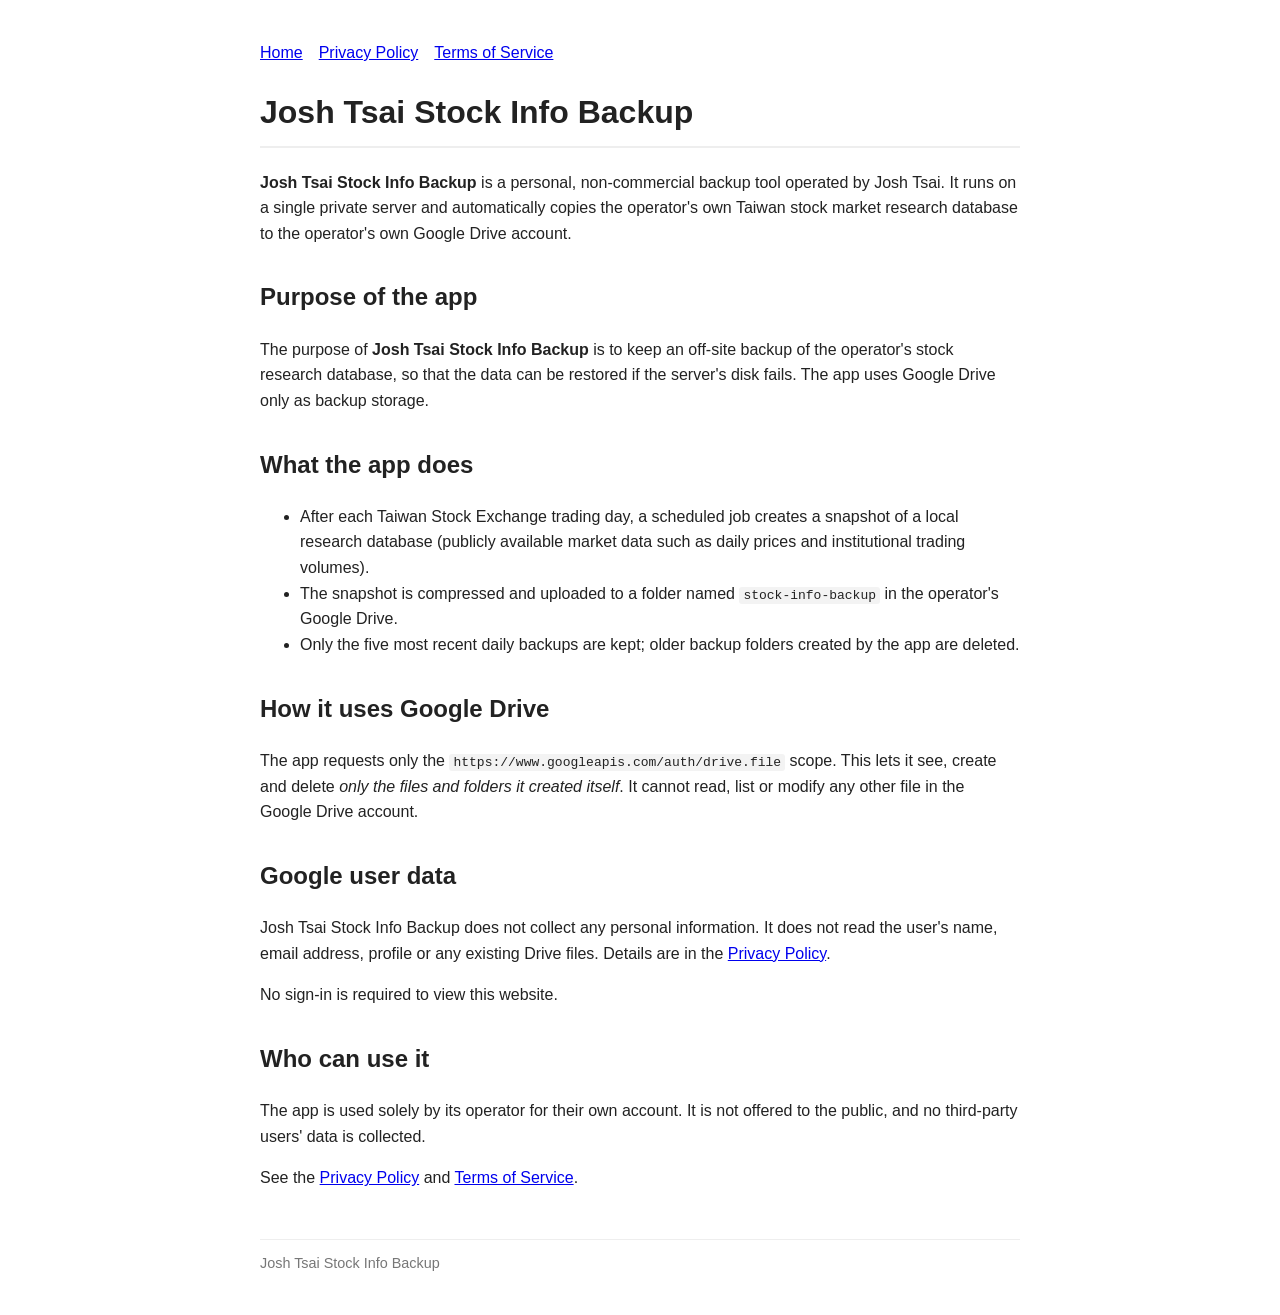
<file: index.html>
<!doctype html>
<html lang="en"><head><meta charset="utf-8"><meta name="viewport" content="width=device-width,initial-scale=1">
<title>Josh Tsai Stock Info Backup</title><link rel="stylesheet" href="style.css"></head>
<body>
<nav><a href="index.html">Home</a><a href="privacy.html">Privacy Policy</a><a href="terms.html">Terms of Service</a></nav>
<h1>Josh Tsai Stock Info Backup</h1>
<p><strong>Josh Tsai Stock Info Backup</strong> is a personal, non-commercial backup tool operated by Josh Tsai.
It runs on a single private server and automatically copies the operator's own Taiwan stock market research
database to the operator's own Google Drive account.</p>

<h2>Purpose of the app</h2>
<p>The purpose of <strong>Josh Tsai Stock Info Backup</strong> is to keep an off-site backup of the operator's stock research
database, so that the data can be restored if the server's disk fails. The app uses Google Drive only as backup storage.</p>

<h2>What the app does</h2>
<ul>
<li>After each Taiwan Stock Exchange trading day, a scheduled job creates a snapshot of a local research database
(publicly available market data such as daily prices and institutional trading volumes).</li>
<li>The snapshot is compressed and uploaded to a folder named <code>stock-info-backup</code> in the operator's Google Drive.</li>
<li>Only the five most recent daily backups are kept; older backup folders created by the app are deleted.</li>
</ul>

<h2>How it uses Google Drive</h2>
<p>The app requests only the <code>https://www.googleapis.com/auth/drive.file</code> scope. This lets it see,
create and delete <em>only the files and folders it created itself</em>. It cannot read, list or modify any other file
in the Google Drive account.</p>

<h2>Google user data</h2>
<p>Josh Tsai Stock Info Backup does not collect any personal information. It does not read the user's name, email address,
profile or any existing Drive files. Details are in the <a href="privacy.html">Privacy Policy</a>.</p>
<p>No sign-in is required to view this website.</p>

<h2>Who can use it</h2>
<p>The app is used solely by its operator for their own account. It is not offered to the public,
and no third-party users' data is collected.</p>

<p>See the <a href="privacy.html">Privacy Policy</a> and <a href="terms.html">Terms of Service</a>.</p>
<footer>Josh Tsai Stock Info Backup</footer>
</body></html>
</file>
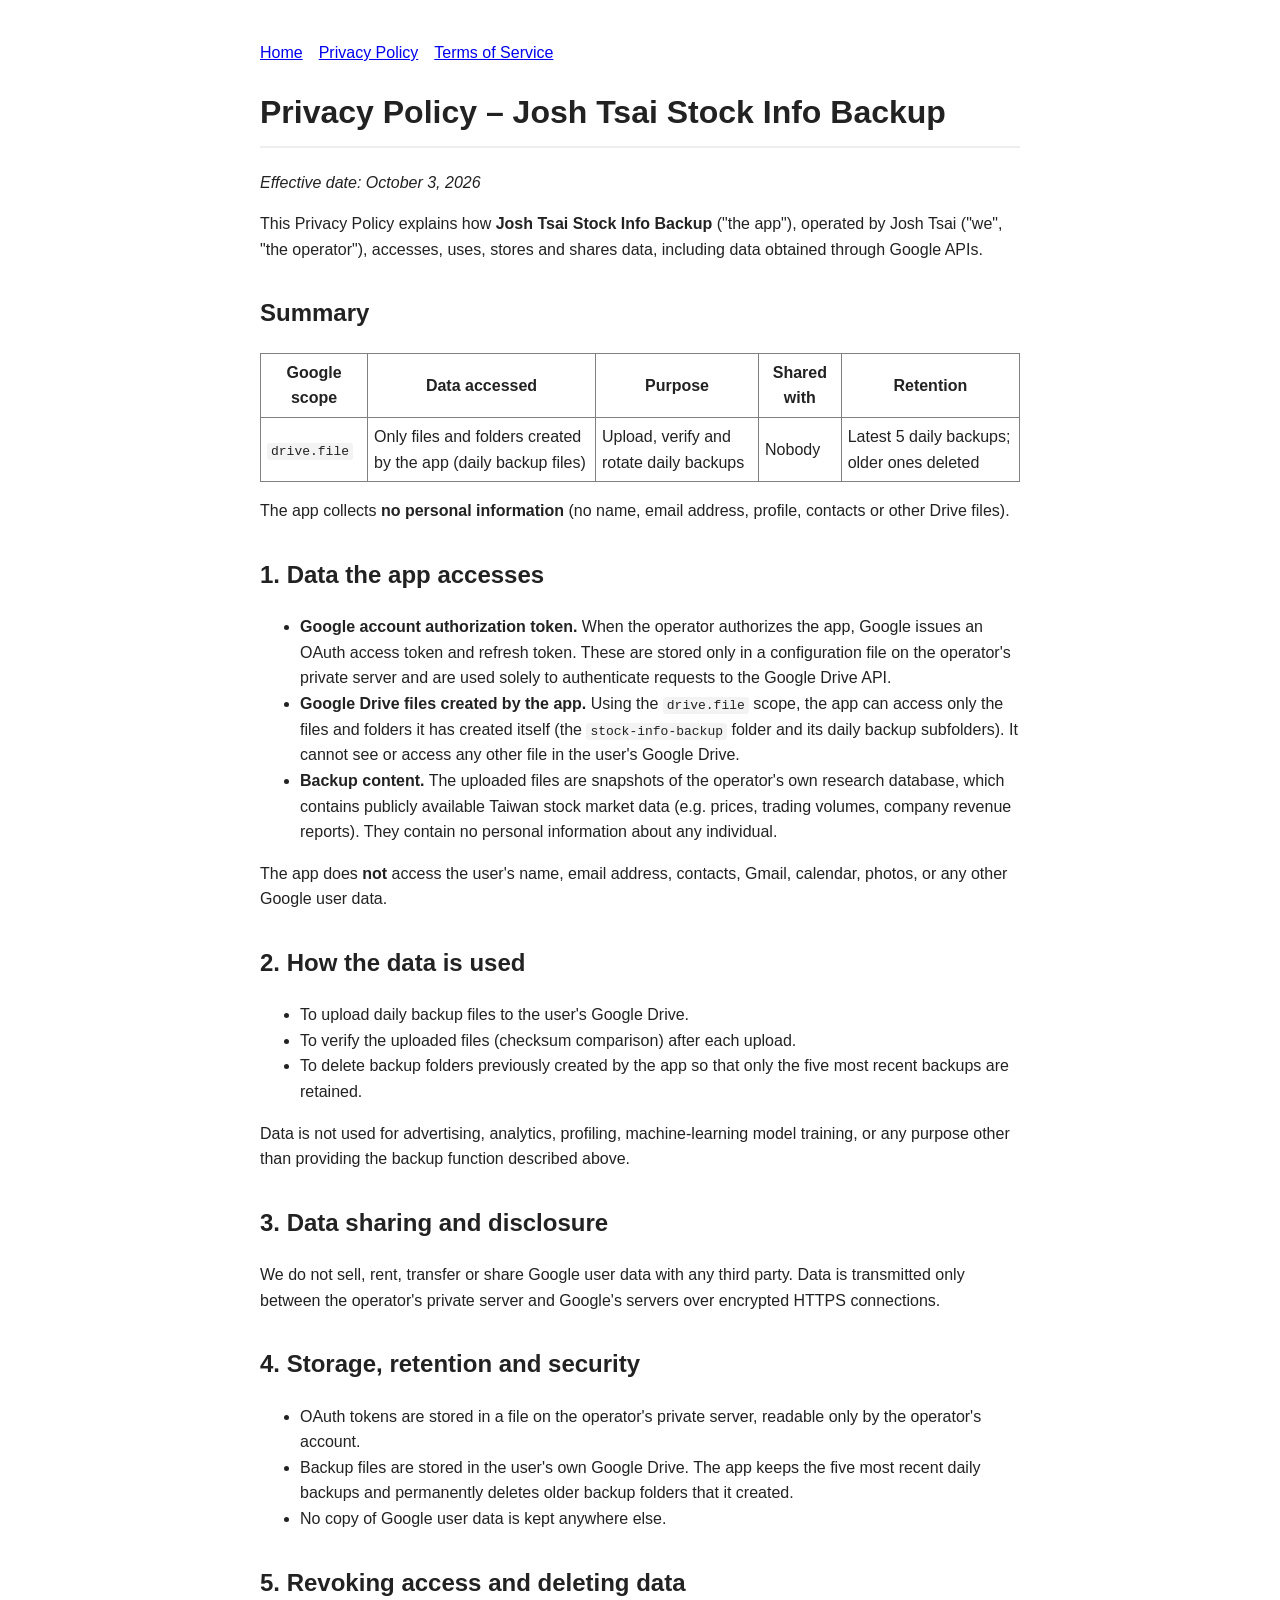
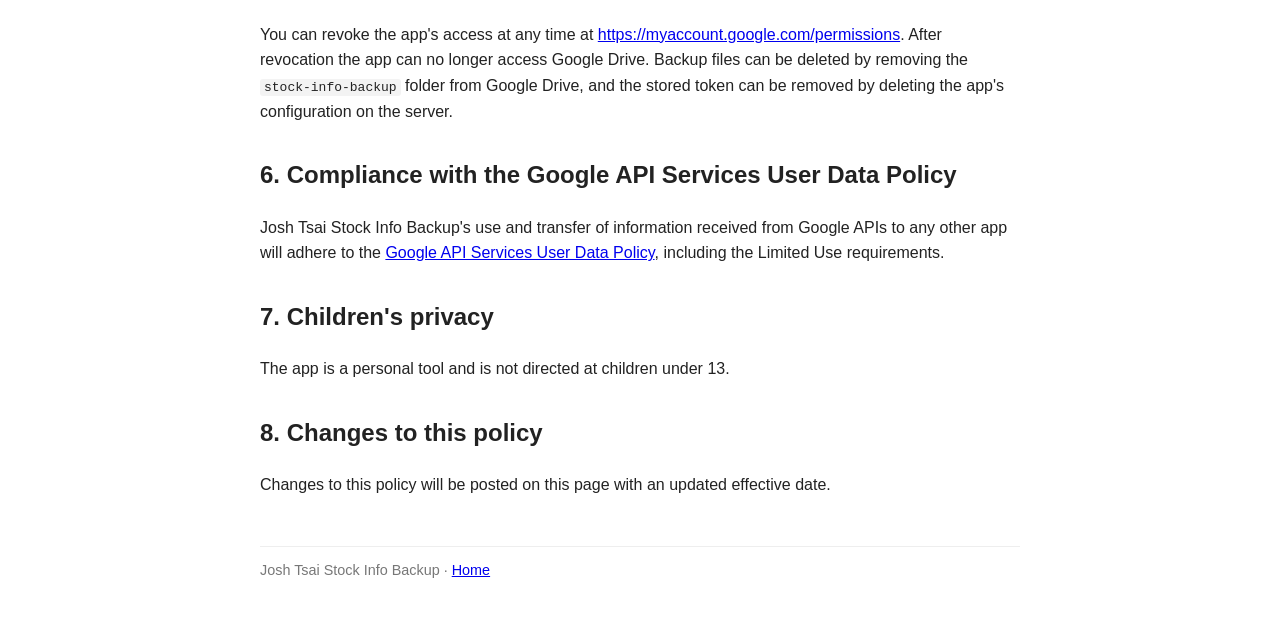
<file: privacy.html>
<!doctype html>
<html lang="en"><head><meta charset="utf-8"><meta name="viewport" content="width=device-width,initial-scale=1">
<title>Privacy Policy – Josh Tsai Stock Info Backup</title><link rel="stylesheet" href="style.css"></head>
<body>
<nav><a href="index.html">Home</a><a href="privacy.html">Privacy Policy</a><a href="terms.html">Terms of Service</a></nav>
<h1>Privacy Policy – Josh Tsai Stock Info Backup</h1>
<p><em>Effective date: October 3, 2026</em></p>
<p>This Privacy Policy explains how <strong>Josh Tsai Stock Info Backup</strong> ("the app"), operated by Josh Tsai
("we", "the operator"), accesses, uses, stores and shares data, including data obtained through Google APIs.</p>

<h2>Summary</h2>
<table border="1" cellpadding="6" style="border-collapse:collapse">
<tr><th>Google scope</th><th>Data accessed</th><th>Purpose</th><th>Shared with</th><th>Retention</th></tr>
<tr><td><code>drive.file</code></td><td>Only files and folders created by the app (daily backup files)</td>
<td>Upload, verify and rotate daily backups</td><td>Nobody</td><td>Latest 5 daily backups; older ones deleted</td></tr>
</table>
<p>The app collects <strong>no personal information</strong> (no name, email address, profile, contacts or other Drive files).</p>

<h2>1. Data the app accesses</h2>
<ul>
<li><strong>Google account authorization token.</strong> When the operator authorizes the app, Google issues an OAuth
access token and refresh token. These are stored only in a configuration file on the operator's private server and are
used solely to authenticate requests to the Google Drive API.</li>
<li><strong>Google Drive files created by the app.</strong> Using the <code>drive.file</code> scope, the app can access
only the files and folders it has created itself (the <code>stock-info-backup</code> folder and its daily backup
subfolders). It cannot see or access any other file in the user's Google Drive.</li>
<li><strong>Backup content.</strong> The uploaded files are snapshots of the operator's own research database, which
contains publicly available Taiwan stock market data (e.g. prices, trading volumes, company revenue reports). They
contain no personal information about any individual.</li>
</ul>
<p>The app does <strong>not</strong> access the user's name, email address, contacts, Gmail, calendar, photos, or any other
Google user data.</p>

<h2>2. How the data is used</h2>
<ul>
<li>To upload daily backup files to the user's Google Drive.</li>
<li>To verify the uploaded files (checksum comparison) after each upload.</li>
<li>To delete backup folders previously created by the app so that only the five most recent backups are retained.</li>
</ul>
<p>Data is not used for advertising, analytics, profiling, machine-learning model training, or any purpose other than
providing the backup function described above.</p>

<h2>3. Data sharing and disclosure</h2>
<p>We do not sell, rent, transfer or share Google user data with any third party. Data is transmitted only between the
operator's private server and Google's servers over encrypted HTTPS connections.</p>

<h2>4. Storage, retention and security</h2>
<ul>
<li>OAuth tokens are stored in a file on the operator's private server, readable only by the operator's account.</li>
<li>Backup files are stored in the user's own Google Drive. The app keeps the five most recent daily backups and
permanently deletes older backup folders that it created.</li>
<li>No copy of Google user data is kept anywhere else.</li>
</ul>

<h2>5. Revoking access and deleting data</h2>
<p>You can revoke the app's access at any time at
<a href="https://myaccount.google.com/permissions">https://myaccount.google.com/permissions</a>. After revocation the app
can no longer access Google Drive. Backup files can be deleted by removing the <code>stock-info-backup</code> folder from
Google Drive, and the stored token can be removed by deleting the app's configuration on the server.</p>

<h2>6. Compliance with the Google API Services User Data Policy</h2>
<p>Josh Tsai Stock Info Backup's use and transfer of information received from Google APIs to any other app will adhere to the
<a href="https://developers.google.com/terms/api-services-user-data-policy">Google API Services User Data Policy</a>,
including the Limited Use requirements.</p>

<h2>7. Children's privacy</h2>
<p>The app is a personal tool and is not directed at children under 13.</p>

<h2>8. Changes to this policy</h2>
<p>Changes to this policy will be posted on this page with an updated effective date.</p>

<footer>Josh Tsai Stock Info Backup · <a href="index.html">Home</a></footer>
</body></html>
</file>
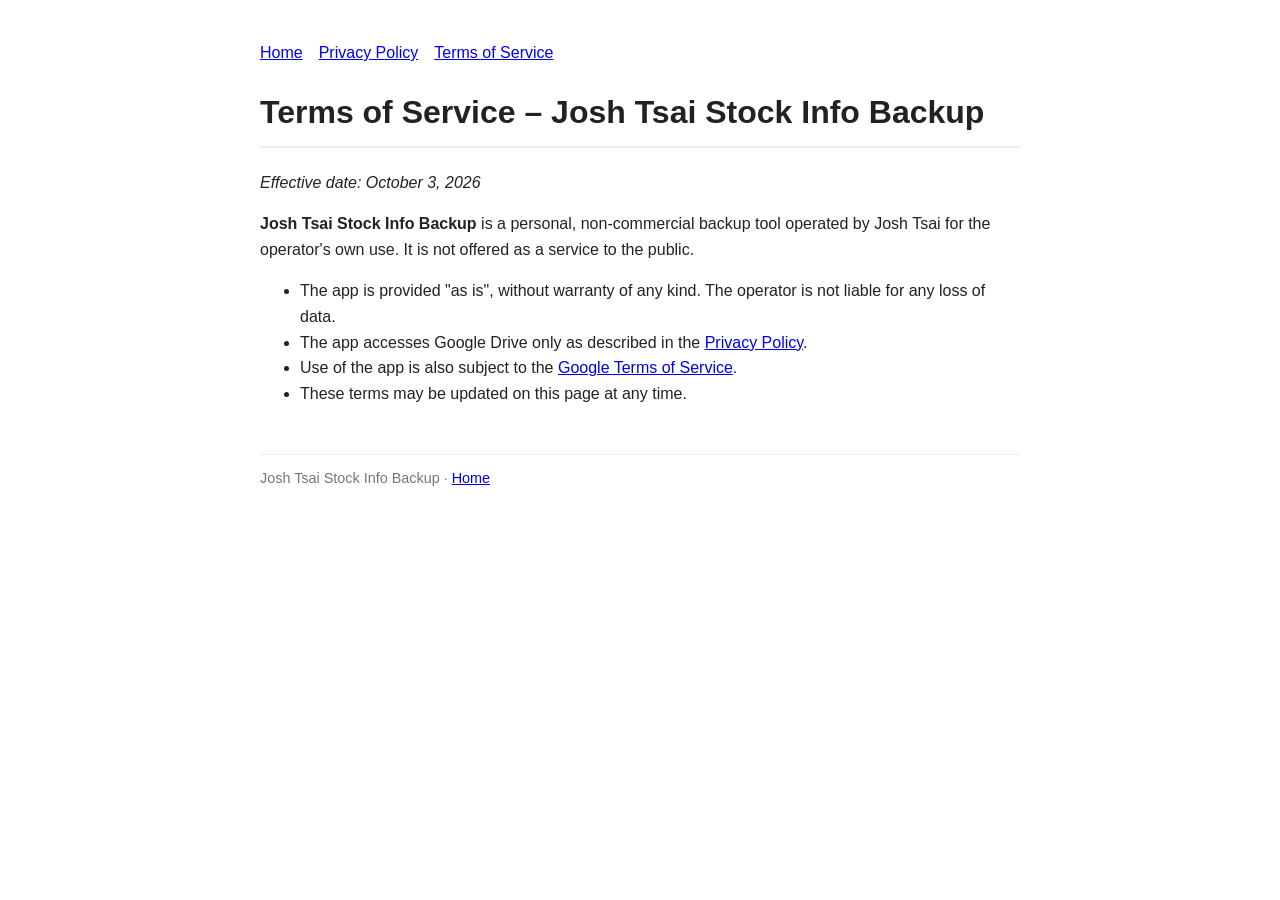
<file: terms.html>
<!doctype html>
<html lang="en"><head><meta charset="utf-8"><meta name="viewport" content="width=device-width,initial-scale=1">
<title>Terms of Service – Josh Tsai Stock Info Backup</title><link rel="stylesheet" href="style.css"></head>
<body>
<nav><a href="index.html">Home</a><a href="privacy.html">Privacy Policy</a><a href="terms.html">Terms of Service</a></nav>
<h1>Terms of Service – Josh Tsai Stock Info Backup</h1>
<p><em>Effective date: October 3, 2026</em></p>
<p><strong>Josh Tsai Stock Info Backup</strong> is a personal, non-commercial backup tool operated by Josh Tsai for the
operator's own use. It is not offered as a service to the public.</p>
<ul>
<li>The app is provided "as is", without warranty of any kind. The operator is not liable for any loss of data.</li>
<li>The app accesses Google Drive only as described in the <a href="privacy.html">Privacy Policy</a>.</li>
<li>Use of the app is also subject to the <a href="https://policies.google.com/terms">Google Terms of Service</a>.</li>
<li>These terms may be updated on this page at any time.</li>
</ul>
<footer>Josh Tsai Stock Info Backup · <a href="index.html">Home</a></footer>
</body></html>
</file>
<file: style.css>
body{font-family:-apple-system,BlinkMacSystemFont,"Segoe UI",Roboto,sans-serif;max-width:760px;margin:40px auto;padding:0 20px;line-height:1.6;color:#222}
h1{border-bottom:2px solid #eee;padding-bottom:8px}h2{margin-top:32px}
nav a{margin-right:16px}code{background:#f3f3f3;padding:1px 4px;border-radius:3px}
footer{margin-top:48px;color:#777;font-size:.9em;border-top:1px solid #eee;padding-top:12px}
</file>
